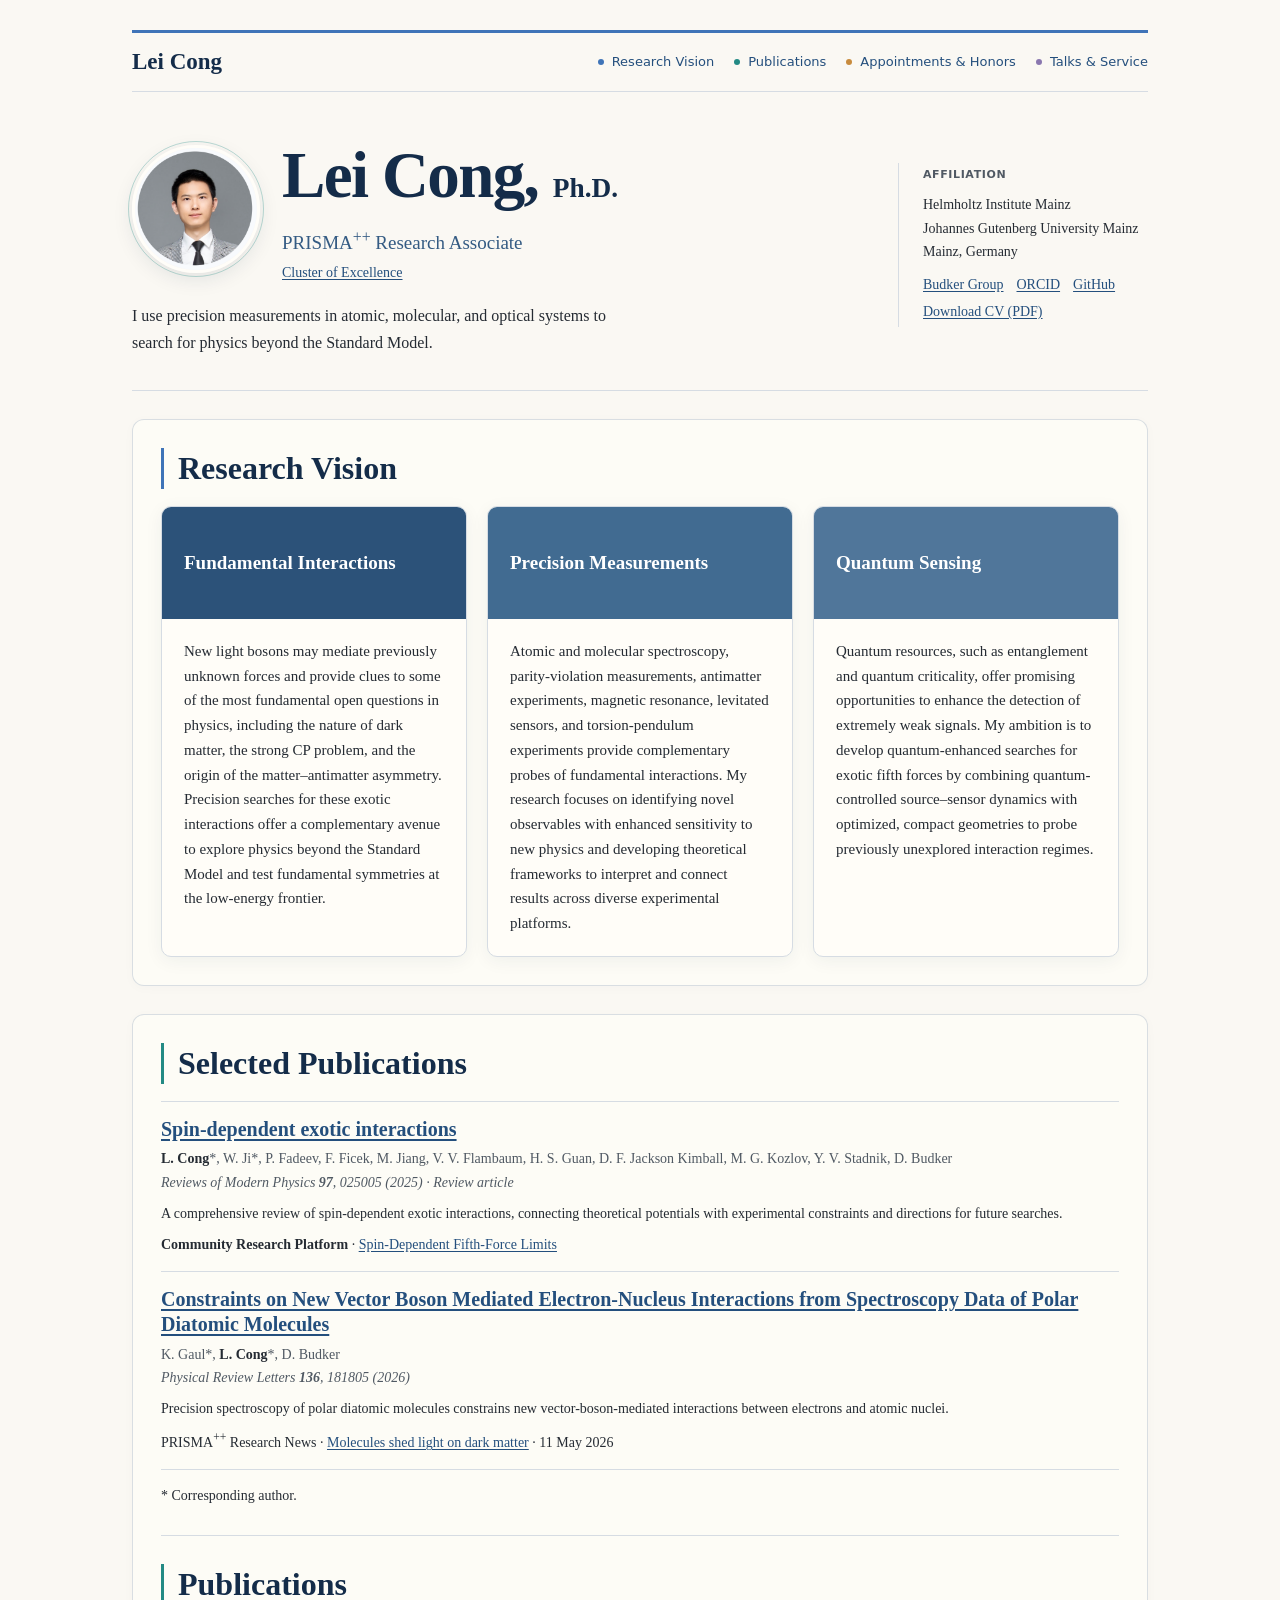
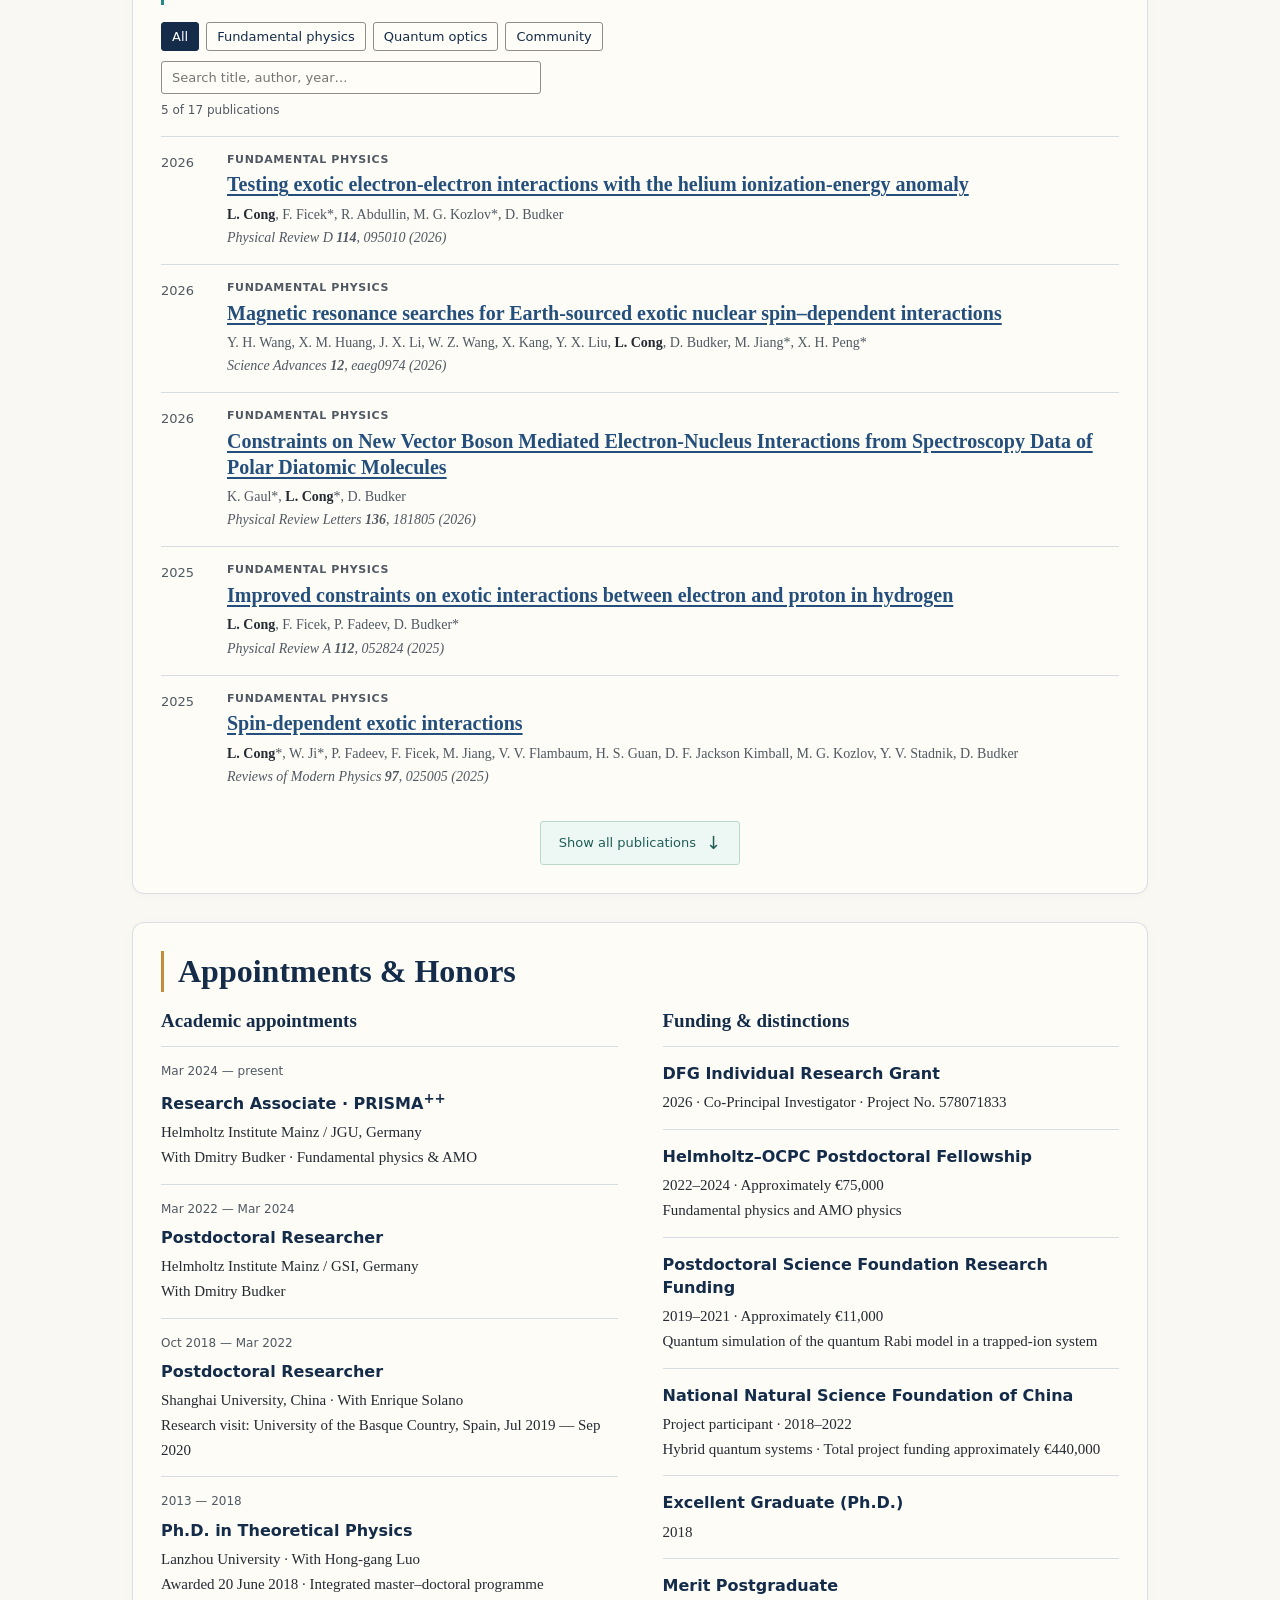
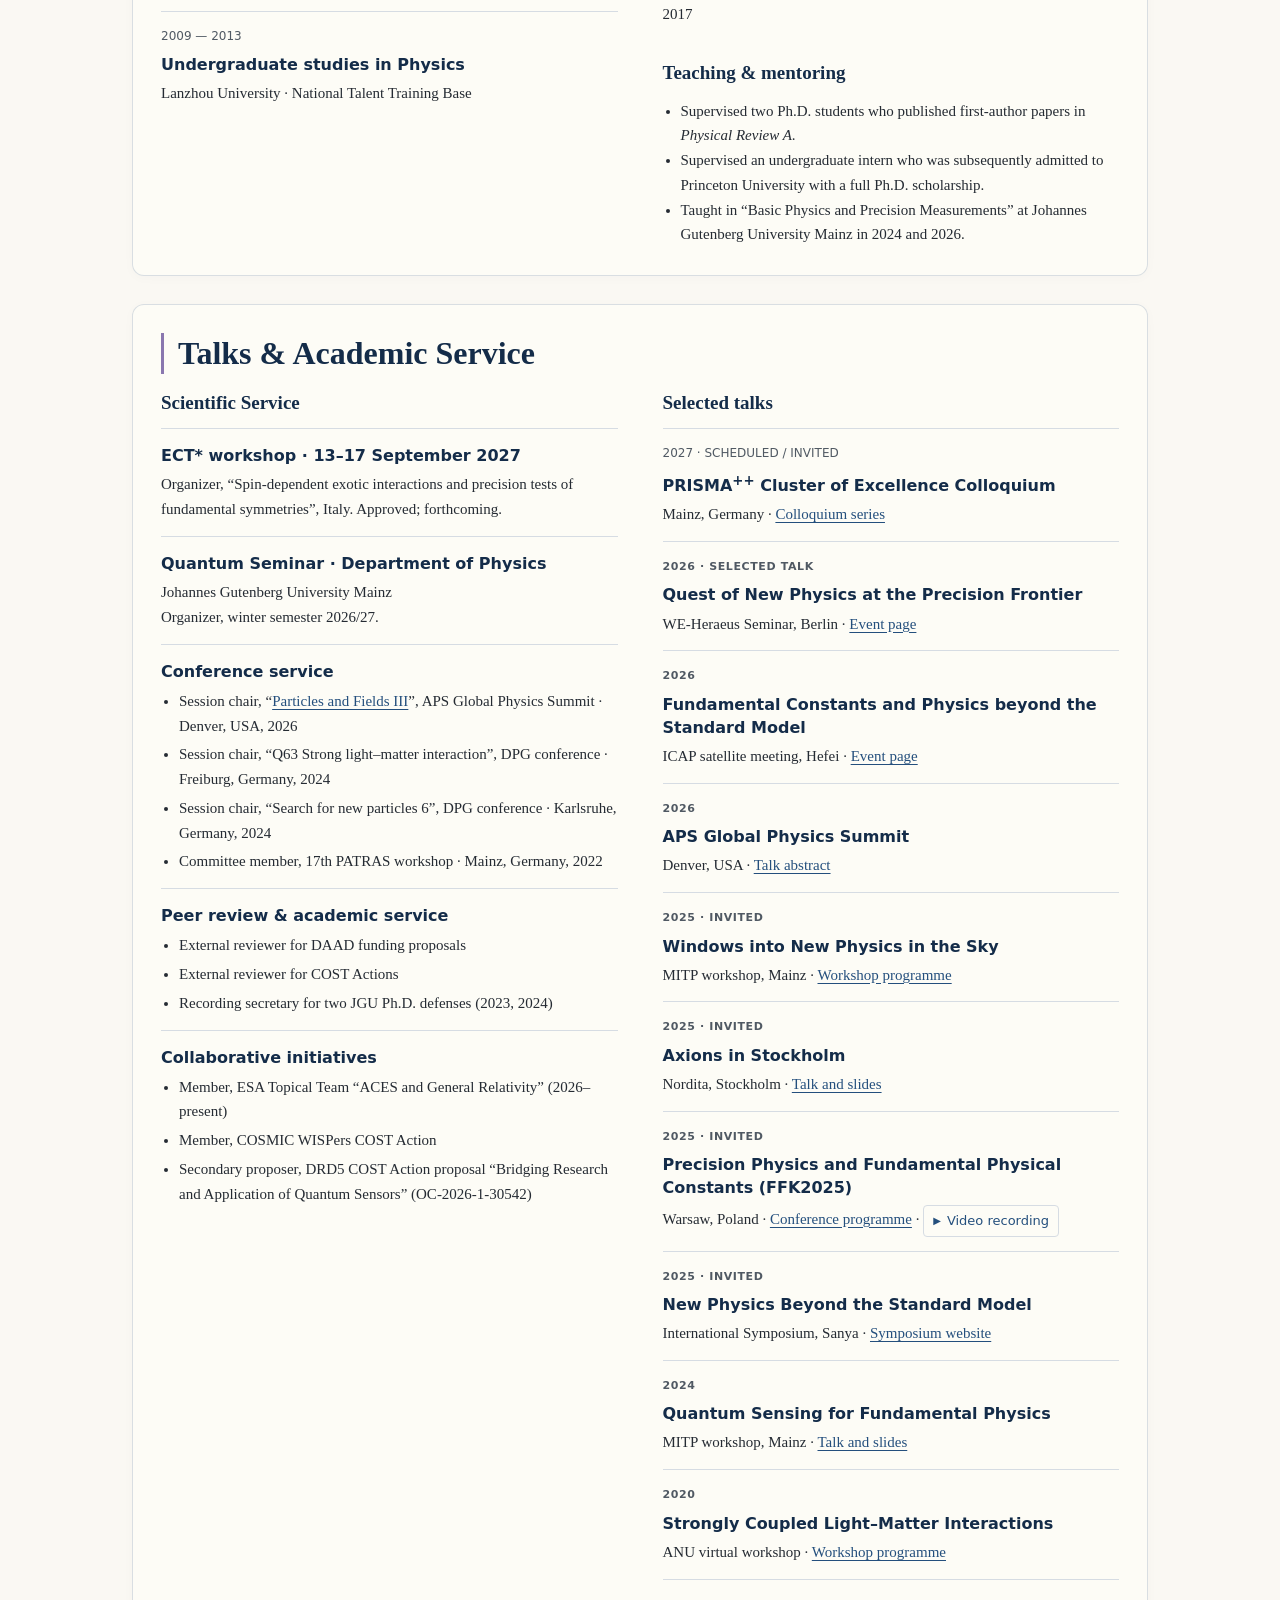
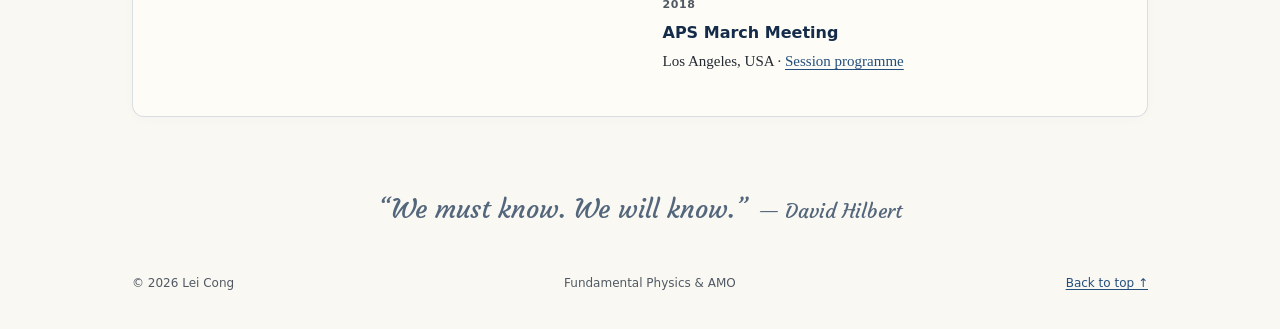
<file: index.html>
<!doctype html>
<html lang="en">
<head>
  <meta charset="utf-8">
  <meta name="viewport" content="width=device-width,initial-scale=1">
  <title>Lei Cong | Spin-dependent Forces &amp; Quantum Sensing</title>
  <meta name="description" content="Lei Cong, PRISMA++ Research Associate at JGU Mainz, studies spin-dependent exotic interactions, fifth forces, precision spectroscopy, and quantum sensing.">
  <meta name="author" content="Lei Cong">
  <link rel="canonical" href="https://lei-cong.github.io/">
  <meta property="og:title" content="Lei Cong | Spin-dependent Forces &amp; Quantum Sensing">
  <meta property="og:description" content="Lei Cong, PRISMA++ Research Associate at JGU Mainz, studies spin-dependent exotic interactions, fifth forces, precision spectroscopy, and quantum sensing.">
  <meta property="og:type" content="profile">
  <meta property="og:url" content="https://lei-cong.github.io/">
  <meta property="og:site_name" content="Lei Cong">
  <meta property="profile:first_name" content="Lei">
  <meta property="profile:last_name" content="Cong">
  <meta name="twitter:card" content="summary">
  <meta name="twitter:title" content="Lei Cong | Spin-dependent Forces &amp; Quantum Sensing">
  <meta name="twitter:description" content="Lei Cong, PRISMA++ Research Associate at JGU Mainz, studies spin-dependent exotic interactions, fifth forces, precision spectroscopy, and quantum sensing.">
  <meta name="theme-color" content="#142c49">
  <link rel="icon" href="assets/favicon.svg" type="image/svg+xml">
  <link rel="stylesheet" href="assets/style.css?v=2bc3bf03b31b">
  <script src="assets/main.js?v=90ca531d0864" defer></script>
  <script type="application/ld+json">
{
  "@context": "https://schema.org",
  "@graph": [
    {
      "@type": "ProfilePage",
      "@id": "https://lei-cong.github.io/",
      "url": "https://lei-cong.github.io/",
      "name": "Lei Cong | Spin-dependent Forces & Quantum Sensing",
      "description": "Lei Cong, PRISMA++ Research Associate at JGU Mainz, studies spin-dependent exotic interactions, fifth forces, precision spectroscopy, and quantum sensing.",
      "inLanguage": "en",
      "mainEntity": {
        "@id": "https://lei-cong.github.io/#lei-cong"
      },
      "citation": [
        {
          "@id": "https://lei-cong.github.io/#rmp-review"
        },
        {
          "@id": "https://lei-cong.github.io/#molecular-spectroscopy"
        },
        {
          "@id": "https://lei-cong.github.io/#fifth-force-dataset"
        }
      ],
      "mentions": {
        "@id": "https://lei-cong.github.io/#fifth-force-platform"
      },
      "significantLink": [
        "https://orcid.org/0000-0003-0002-1840",
        "https://github.com/Lei-Cong",
        "https://lei-cong.github.io/assets/Lei-Cong-CV-2026.pdf",
        "https://prisma.uni-mainz.de/en/2026/05/11/molecules-shed-light-on-dark-matter/"
      ]
    },
    {
      "@type": "Person",
      "@id": "https://lei-cong.github.io/#lei-cong",
      "name": "Lei Cong",
      "givenName": "Lei",
      "familyName": "Cong",
      "honorificSuffix": "Ph.D.",
      "image": "https://lei-cong.github.io/assets/lei-cong-portrait.png",
      "url": "https://lei-cong.github.io/",
      "jobTitle": "PRISMA++ Research Associate",
      "worksFor": {
        "@type": "CollegeOrUniversity",
        "name": "Johannes Gutenberg University Mainz"
      },
      "affiliation": [
        {
          "@type": "Organization",
          "name": "Helmholtz Institute Mainz"
        },
        {
          "@type": "Organization",
          "name": "PRISMA++ Cluster of Excellence",
          "url": "https://prisma.uni-mainz.de/en/"
        }
      ],
      "sameAs": [
        "https://orcid.org/0000-0003-0002-1840",
        "https://github.com/Lei-Cong"
      ],
      "identifier": {
        "@type": "PropertyValue",
        "propertyID": "ORCID",
        "value": "0000-0003-0002-1840"
      },
      "knowsAbout": [
        "Spin-dependent exotic interactions",
        "Fifth forces",
        "Precision tests of fundamental symmetries",
        "Axions and axion-like particles",
        "Atomic, molecular, and optical physics",
        "Precision spectroscopy",
        "Quantum sensing",
        "Ultrastrong light–matter coupling",
        "Quantum criticality",
        "Physics beyond the Standard Model"
      ],
      "subjectOf": {
        "@type": "DigitalDocument",
        "name": "Lei Cong — Curriculum Vitae",
        "url": "https://lei-cong.github.io/assets/Lei-Cong-CV-2026.pdf",
        "encodingFormat": "application/pdf"
      }
    },
    {
      "@type": "ScholarlyArticle",
      "@id": "https://lei-cong.github.io/#rmp-review",
      "name": "Spin-dependent exotic interactions",
      "url": "https://doi.org/10.1103/RevModPhys.97.025005",
      "identifier": "https://doi.org/10.1103/RevModPhys.97.025005",
      "author": [
        {
          "@id": "https://lei-cong.github.io/#lei-cong"
        },
        {
          "@type": "Person",
          "name": "W. Ji"
        },
        {
          "@type": "Person",
          "name": "P. Fadeev"
        },
        {
          "@type": "Person",
          "name": "F. Ficek"
        },
        {
          "@type": "Person",
          "name": "M. Jiang"
        },
        {
          "@type": "Person",
          "name": "V. V. Flambaum"
        },
        {
          "@type": "Person",
          "name": "H. S. Guan"
        },
        {
          "@type": "Person",
          "name": "D. F. Jackson Kimball"
        },
        {
          "@type": "Person",
          "name": "M. G. Kozlov"
        },
        {
          "@type": "Person",
          "name": "Y. V. Stadnik"
        },
        {
          "@type": "Person",
          "name": "D. Budker"
        }
      ],
      "description": "A comprehensive review of spin-dependent exotic interactions, connecting theoretical potentials with experimental constraints and directions for future searches.",
      "isPartOf": {
        "@type": "PublicationVolume",
        "volumeNumber": "97",
        "isPartOf": {
          "@type": "Periodical",
          "name": "Reviews of Modern Physics"
        }
      },
      "pagination": "025005"
    },
    {
      "@type": "ScholarlyArticle",
      "@id": "https://lei-cong.github.io/#molecular-spectroscopy",
      "name": "Constraints on New Vector Boson Mediated Electron-Nucleus Interactions from Spectroscopy Data of Polar Diatomic Molecules",
      "url": "https://doi.org/10.1103/d19m-s856",
      "identifier": "https://doi.org/10.1103/d19m-s856",
      "author": [
        {
          "@type": "Person",
          "name": "K. Gaul"
        },
        {
          "@id": "https://lei-cong.github.io/#lei-cong"
        },
        {
          "@type": "Person",
          "name": "D. Budker"
        }
      ],
      "description": "Precision spectroscopy of polar diatomic molecules constrains new vector-boson-mediated interactions between electrons and atomic nuclei.",
      "isPartOf": {
        "@type": "PublicationVolume",
        "volumeNumber": "136",
        "isPartOf": {
          "@type": "Periodical",
          "name": "Physical Review Letters"
        }
      },
      "pagination": "181805"
    },
    {
      "@type": "Dataset",
      "@id": "https://lei-cong.github.io/#fifth-force-dataset",
      "name": "Spin-Dependent Fifth-Force Limits",
      "description": "An archived collection of experimental constraints on spin-dependent fifth forces, published as version 3 on Zenodo.",
      "creator": {
        "@id": "https://lei-cong.github.io/#lei-cong"
      },
      "version": "3",
      "url": "https://zenodo.org/records/14583677",
      "sameAs": "https://doi.org/10.5281/zenodo.14583677",
      "identifier": "https://doi.org/10.5281/zenodo.14583677",
      "citation": {
        "@id": "https://lei-cong.github.io/#rmp-review"
      },
      "keywords": [
        "Spin-dependent exotic interactions",
        "Fifth-force constraints"
      ],
      "publisher": {
        "@type": "Organization",
        "name": "Zenodo"
      }
    },
    {
      "@type": "WebSite",
      "@id": "https://lei-cong.github.io/#fifth-force-platform",
      "name": "Spin-Dependent Fifth-Force Limits",
      "url": "https://lei-cong.github.io/Spin-Dependent-5th-Force-Limits/",
      "sameAs": "https://github.com/Lei-Cong/Spin-Dependent-5th-Force-Limits"
    }
  ]
}
  </script>
</head><body><a class="skip" href="#main">Skip to content</a>
<header>
  <a class="wordmark" href="#main">Lei Cong</a>
  <nav aria-label="Main navigation">
    <a href="#research">Research Vision</a>
    <a href="#publications">Publications</a>
    <a href="#career">Appointments &amp; Honors</a>
    <a href="#community">Talks &amp; Service</a>
  </nav>
</header>
<main id="main">
<section id="lei-cong" class="hero" aria-labelledby="name">
  <div class="hero-main">
    <div class="hero-identity">
      <img class="portrait" src="assets/lei-cong-portrait.png" alt="Portrait of Lei Cong" width="452" height="396" decoding="async">
      <div class="identity-copy">
        <h1 id="name">Lei Cong, <span>Ph.D.</span></h1>
        <p class="position">PRISMA<sup>++</sup> Research Associate
          <span class="cluster-designation"><a href="https://prisma.uni-mainz.de/en/" aria-label="PRISMA++ Cluster of Excellence" title="Precision Physics, Fundamental Interactions and Structure of Matter">Cluster of Excellence</a></span>
        </p>
      </div>
    </div>
    <p class="intro">I use precision measurements in atomic, molecular, and optical systems to search for physics beyond the Standard Model.</p>
  </div>
  <aside aria-label="Affiliation and academic links">
    <p class="label">Affiliation</p>
    <p>Helmholtz Institute Mainz<br>Johannes Gutenberg University Mainz<br>Mainz, Germany</p>
    <ul class="profile-links">
      <li><a href="https://budker.uni-mainz.de/?page_id=70">Budker Group</a></li>
      <li><a href="https://orcid.org/0000-0003-0002-1840" rel="me">ORCID</a></li>
      <li><a href="https://github.com/Lei-Cong" rel="me">GitHub</a></li>
      <li><a href="assets/Lei-Cong-CV-2026.pdf" download="Lei-Cong-CV-2026.pdf">Download CV (PDF)</a></li>
    </ul>
  </aside>
</section>
<section id="research" class="section-panel" aria-labelledby="research-heading">
  <div class="section-heading"><h2 id="research-heading">Research Vision</h2></div>
  <div class="research-grid">
    <article>
      <h3>Fundamental Interactions</h3>
      <p>New light bosons may mediate previously unknown forces and provide clues to some of the most fundamental open questions in physics, including the nature of dark matter, the strong CP problem, and the origin of the matter–antimatter asymmetry. Precision searches for these exotic interactions offer a complementary avenue to explore physics beyond the Standard Model and test fundamental symmetries at the low-energy frontier.</p>
    </article>
    <article>
      <h3>Precision Measurements</h3>
      <p>Atomic and molecular spectroscopy, parity-violation measurements, antimatter experiments, magnetic resonance, levitated sensors, and torsion-pendulum experiments provide complementary probes of fundamental interactions. My research focuses on identifying novel observables with enhanced sensitivity to new physics and developing theoretical frameworks to interpret and connect results across diverse experimental platforms.</p>
    </article>
    <article>
      <h3>Quantum Sensing</h3>
      <p>Quantum resources, such as entanglement and quantum criticality, offer promising opportunities to enhance the detection of extremely weak signals. My ambition is to develop quantum-enhanced searches for exotic fifth forces by combining quantum-controlled source–sensor dynamics with optimized, compact geometries to probe previously unexplored interaction regimes.</p>
    </article>
  </div>
</section>
<div class="section-panel publications-panel">
<section class="featured" aria-labelledby="selected-heading">
  <h2 id="selected-heading">Selected Publications</h2>
  <ol class="selected-list">
  <li id="rmp-review">
    <h3><a href="https://doi.org/10.1103/RevModPhys.97.025005">Spin-dependent exotic interactions</a></h3>
    <p class="authors"><strong>L. Cong</strong>*, W. Ji*, P. Fadeev, F. Ficek, M. Jiang, V. V. Flambaum, H. S. Guan, D. F. Jackson Kimball, M. G. Kozlov, Y. V. Stadnik, D. Budker</p>
    <p class="venue">Reviews of Modern Physics <strong>97</strong>, 025005 (2025) · Review article</p>
    <p class="publication-summary">A comprehensive review of spin-dependent exotic interactions, connecting theoretical potentials with experimental constraints and directions for future searches.</p>
    <p id="fifth-force-platform" class="publication-news"><strong>Community Research Platform</strong> · <a href="https://github.com/Lei-Cong/Spin-Dependent-5th-Force-Limits">Spin-Dependent Fifth-Force Limits</a></p>
  </li>
  <li id="molecular-spectroscopy">
    <h3><a href="https://doi.org/10.1103/d19m-s856">Constraints on New Vector Boson Mediated Electron-Nucleus Interactions from Spectroscopy Data of Polar Diatomic Molecules</a></h3>
    <p class="authors">K. Gaul*, <strong>L. Cong</strong>*, D. Budker</p>
    <p class="venue">Physical Review Letters <strong>136</strong>, 181805 (2026)</p>
    <p class="publication-summary">Precision spectroscopy of polar diatomic molecules constrains new vector-boson-mediated interactions between electrons and atomic nuclei.</p>
    <p class="publication-news">PRISMA<sup>++</sup> Research News · <a href="https://prisma.uni-mainz.de/en/2026/05/11/molecules-shed-light-on-dark-matter/">Molecules shed light on dark matter</a> · 11 May 2026</p>
  </li>
  </ol>
  <p>* Corresponding author.</p>
</section>
<section id="publications"><div class="section-heading"><h2>Publications</h2></div><div class="filters" hidden><div role="group" aria-label="Filter by research topic"><button class="active" data-filter="All" aria-pressed="true">All</button><button data-filter="Fundamental physics" aria-pressed="false">Fundamental physics</button><button data-filter="Quantum optics" aria-pressed="false">Quantum optics</button><button data-filter="Community" aria-pressed="false">Community</button></div><label><span class="sr-only">Search publications</span><input id="search" type="search" placeholder="Search title, author, year…"></label><p id="result-count" role="status" aria-live="polite"></p></div><div class="publication-list" id="publication-list">
<article class="publication" data-topic="Fundamental physics" data-search="testing exotic electron-electron interactions with the helium ionization-energy anomaly l. cong, f. ficek*, r. abdullin, m. g. kozlov*, d. budker physical review d 114, 095010 2026"><span class="pub-year">2026</span><div><p class="eyebrow">Fundamental physics</p><h3><a href="https://doi.org/10.1103/djwc-193y">Testing exotic electron-electron interactions with the helium ionization-energy anomaly</a></h3><p class="authors"><strong>L. Cong</strong>, F. Ficek*, R. Abdullin, M. G. Kozlov*, D. Budker</p><p class="venue">Physical Review D <strong>114</strong>, 095010 (2026)</p></div></article>
<article class="publication" data-topic="Fundamental physics" data-search="magnetic resonance searches for earth-sourced exotic nuclear spin–dependent interactions y. h. wang, x. m. huang, j. x. li, w. z. wang, x. kang, y. x. liu, l. cong, d. budker, m. jiang*, x. h. peng* science advances 12, eaeg0974 2026"><span class="pub-year">2026</span><div><p class="eyebrow">Fundamental physics</p><h3><a href="https://doi.org/10.1126/sciadv.aeg0974">Magnetic resonance searches for Earth-sourced exotic nuclear spin–dependent interactions</a></h3><p class="authors">Y. H. Wang, X. M. Huang, J. X. Li, W. Z. Wang, X. Kang, Y. X. Liu, <strong>L. Cong</strong>, D. Budker, M. Jiang*, X. H. Peng*</p><p class="venue">Science Advances <strong>12</strong>, eaeg0974 (2026)</p></div></article>
<article class="publication" data-topic="Fundamental physics" data-search="constraints on new vector boson mediated electron-nucleus interactions from spectroscopy data of polar diatomic molecules k. gaul*, l. cong*, d. budker physical review letters 136, 181805 2026"><span class="pub-year">2026</span><div><p class="eyebrow">Fundamental physics</p><h3><a href="https://doi.org/10.1103/d19m-s856">Constraints on New Vector Boson Mediated Electron-Nucleus Interactions from Spectroscopy Data of Polar Diatomic Molecules</a></h3><p class="authors">K. Gaul*, <strong>L. Cong</strong>*, D. Budker</p><p class="venue">Physical Review Letters <strong>136</strong>, 181805 (2026)</p></div></article>
<article class="publication" data-topic="Fundamental physics" data-search="improved constraints on exotic interactions between electron and proton in hydrogen l. cong, f. ficek, p. fadeev, d. budker* physical review a 112, 052824 2025"><span class="pub-year">2025</span><div><p class="eyebrow">Fundamental physics</p><h3><a href="https://doi.org/10.1103/8nyk-sysy">Improved constraints on exotic interactions between electron and proton in hydrogen</a></h3><p class="authors"><strong>L. Cong</strong>, F. Ficek, P. Fadeev, D. Budker*</p><p class="venue">Physical Review A <strong>112</strong>, 052824 (2025)</p></div></article>
<article class="publication" data-topic="Fundamental physics" data-search="spin-dependent exotic interactions l. cong*, w. ji*, p. fadeev, f. ficek, m. jiang, v. v. flambaum, h. s. guan, d. f. jackson kimball, m. g. kozlov, y. v. stadnik, d. budker reviews of modern physics 97, 025005 2025"><span class="pub-year">2025</span><div><p class="eyebrow">Fundamental physics</p><h3><a href="https://doi.org/10.1103/RevModPhys.97.025005">Spin-dependent exotic interactions</a></h3><p class="authors"><strong>L. Cong</strong>*, W. Ji*, P. Fadeev, F. Ficek, M. Jiang, V. V. Flambaum, H. S. Guan, D. F. Jackson Kimball, M. G. Kozlov, Y. V. Stadnik, D. Budker</p><p class="venue">Reviews of Modern Physics <strong>97</strong>, 025005 (2025)</p></div></article>
<article class="publication" data-topic="Fundamental physics" data-search="constraints on axion-mediated dipole-dipole interactions z. t. xu, x. heng, g. q. tian, d. gong, l. cong, w. ji*, d. budker, k. wei* physical review letters 134, 181801 2025"><span class="pub-year">2025</span><div><p class="eyebrow">Fundamental physics</p><h3><a href="https://doi.org/10.1103/PhysRevLett.134.181801">Constraints on Axion-Mediated Dipole-Dipole Interactions</a></h3><p class="authors">Z. T. Xu, X. Heng, G. Q. Tian, D. Gong, <strong>L. Cong</strong>, W. Ji*, D. Budker, K. Wei*</p><p class="venue">Physical Review Letters <strong>134</strong>, 181801 (2025)</p></div></article>
<article class="publication" data-topic="Quantum optics" data-search="spectral continuum in the rabi–stark model d. braak*, l. cong*, h.-p. eckle, h. johannesson, e.-k. twyeffort journal of the optical society of america b 41, c97–c111 2024"><span class="pub-year">2024</span><div><p class="eyebrow">Quantum optics</p><h3><a href="https://doi.org/10.1364/JOSAB.524014">Spectral continuum in the Rabi–Stark model</a></h3><p class="authors">D. Braak*, <strong>L. Cong</strong>*, H.-P. Eckle, H. Johannesson, E.-K. Twyeffort</p><p class="venue">Journal of the Optical Society of America B <strong>41</strong>, C97–C111 (2024)</p></div></article>
<article class="publication" data-topic="Quantum optics" data-search="entanglement resonance in the asymmetric quantum rabi model y. shi, l. cong*, h.-p. eckle* physical review a 105, 062450 2022"><span class="pub-year">2022</span><div><p class="eyebrow">Quantum optics</p><h3><a href="https://doi.org/10.1103/PhysRevA.105.062450">Entanglement resonance in the asymmetric quantum Rabi model</a></h3><p class="authors">Y. Shi, <strong>L. Cong</strong>*, H.-P. Eckle*</p><p class="venue">Physical Review A <strong>105</strong>, 062450 (2022)</p></div></article>
<article class="publication" data-topic="Quantum optics" data-search="application of polaron picture in the two-qubit quantum rabi model x.-m. sun, l. cong, h.-p. eckle, z.-j. ying*, h.-g. luo* physical review a 101, 063832 2020"><span class="pub-year">2020</span><div><p class="eyebrow">Quantum optics</p><h3><a href="https://doi.org/10.1103/PhysRevA.101.063832">Application of polaron picture in the two-qubit quantum Rabi model</a></h3><p class="authors">X.-M. Sun, <strong>L. Cong</strong>, H.-P. Eckle, Z.-J. Ying*, H.-G. Luo*</p><p class="venue">Physical Review A <strong>101</strong>, 063832 (2020)</p></div></article>
<article class="publication" data-topic="Quantum optics" data-search="selective interactions in the quantum rabi model l. cong, s. felicetti, j. casanova, l. lamata, e. solano*, i. arrazola* physical review a 101, 032350 2020"><span class="pub-year">2020</span><div><p class="eyebrow">Quantum optics</p><h3><a href="https://doi.org/10.1103/PhysRevA.101.032350">Selective Interactions in the Quantum Rabi Model</a></h3><p class="authors"><strong>L. Cong</strong>, S. Felicetti, J. Casanova, L. Lamata, E. Solano*, I. Arrazola*</p><p class="venue">Physical Review A <strong>101</strong>, 032350 (2020)</p></div></article>
<article class="publication" data-topic="Quantum optics" data-search="polarons picture in the two-photon quantum rabi model l. cong, x.-m. sun, m. liu, z.-j. ying*, h.-g. luo* physical review a 99, 013815 2019"><span class="pub-year">2019</span><div><p class="eyebrow">Quantum optics</p><h3><a href="https://doi.org/10.1103/PhysRevA.99.013815">Polarons picture in the two-photon quantum Rabi model</a></h3><p class="authors"><strong>L. Cong</strong>, X.-M. Sun, M. Liu, Z.-J. Ying*, H.-G. Luo*</p><p class="venue">Physical Review A <strong>99</strong>, 013815 (2019)</p></div></article>
<article class="publication" data-topic="Quantum optics" data-search="frequency-renormalized multipolaron expansion for the quantum rabi model l. cong, x.-m. sun, m. liu, z.-j. ying*, h.-g. luo* physical review a 95, 063803 2017"><span class="pub-year">2017</span><div><p class="eyebrow">Quantum optics</p><h3><a href="https://doi.org/10.1103/PhysRevA.95.063803">Frequency-renormalized multipolaron expansion for the quantum Rabi model</a></h3><p class="authors"><strong>L. Cong</strong>, X.-M. Sun, M. Liu, Z.-J. Ying*, H.-G. Luo*</p><p class="venue">Physical Review A <strong>95</strong>, 063803 (2017)</p></div></article>
<article class="publication" data-topic="Fundamental physics" data-search="a levitated-magnet vector force sensor for spin-dependent exotic interactions d. w. p. amaral*, l. cong*, t. m. fuchs, h. ulbricht, d. budker arxiv:2606.30781 · submitted to physical review letters 2026"><span class="pub-year">2026</span><div><p class="eyebrow">Fundamental physics · Under review</p><h3><a href="https://arxiv.org/abs/2606.30781">A Levitated-Magnet Vector Force Sensor for Spin-Dependent Exotic Interactions</a></h3><p class="authors">D. W. P. Amaral*, <strong>L. Cong</strong>*, T. M. Fuchs, H. Ulbricht, D. Budker</p><p class="venue">arXiv:2606.30781 · Submitted to Physical Review Letters (2026)</p></div></article>
<article class="publication" data-topic="Community" data-search="the cosmic wispers white paper: the physics case for weakly interacting slim particles a. arza et al., including l. cong arxiv:2603.03433 · submitted to european physical journal d 2026"><span class="pub-year">2026</span><div><p class="eyebrow">Community · Preprint</p><h3><a href="https://arxiv.org/abs/2603.03433">The COSMIC WISPers White Paper: The physics case for Weakly Interacting Slim Particles</a></h3><p class="authors">A. Arza et al., including <strong>L. Cong</strong></p><p class="venue">arXiv:2603.03433 · Submitted to European Physical Journal D (2026)</p></div></article>
<article class="publication" data-topic="Fundamental physics" data-search="searching for exotic interactions between antimatter l. cong, f. ficek*, p. fadeev, y. v. stadnik, d. budker arxiv:2503.07161 · submitted to science advances 2025"><span class="pub-year">2025</span><div><p class="eyebrow">Fundamental physics · Under review</p><h3><a href="https://arxiv.org/abs/2503.07161">Searching for Exotic Interactions between Antimatter</a></h3><p class="authors"><strong>L. Cong</strong>, F. Ficek*, P. Fadeev, Y. V. Stadnik, D. Budker</p><p class="venue">arXiv:2503.07161 · Submitted to Science Advances (2025)</p></div></article>
<article class="publication" data-topic="Fundamental physics" data-search="constraints on exotic interactions from scalar spin-spin coupling in tritium deuteride l. cong, d. f. jackson kimball, m. g. kozlov, d. budker* arxiv:2408.15442 2024"><span class="pub-year">2024</span><div><p class="eyebrow">Fundamental physics · Preprint</p><h3><a href="https://arxiv.org/abs/2408.15442">Constraints on exotic interactions from scalar spin-spin coupling in tritium deuteride</a></h3><p class="authors"><strong>L. Cong</strong>, D. F. Jackson Kimball, M. G. Kozlov, D. Budker*</p><p class="venue">arXiv:2408.15442 (2024)</p></div></article>
<article id="fifth-force-dataset" class="publication" data-topic="Fundamental physics|Community" data-search="spin-dependent fifth-force limits dataset lei cong l. cong zenodo 2025 10.5281/zenodo.14583677">
  <span class="pub-year">2025</span>
  <div>
    <p class="eyebrow">Fundamental physics · Community · Dataset</p>
    <h3><a href="https://doi.org/10.5281/zenodo.14583677">Spin-Dependent Fifth-Force Limits</a></h3>
    <p class="authors"><strong>L. Cong</strong></p>
    <p class="venue">Zenodo, version 3 (2025) · DOI: 10.5281/zenodo.14583677</p>
    <p class="publication-summary">An archived collection of experimental constraints on spin-dependent fifth forces, published as version 3 on Zenodo.</p>
  </div>
</article>
</div>
<div class="publication-disclosure" hidden>
  <button id="publication-toggle" type="button" aria-expanded="false" aria-controls="publication-list">
    <span class="publication-toggle-label">Show all publications</span>
    <span class="publication-toggle-icon" aria-hidden="true">↓</span>
  </button>
</div>
<p id="no-results" hidden>No matching publications. Try a different search or topic.</p></section>
</div>
<section id="career" class="section-panel"><div class="section-heading"><h2>Appointments &amp; Honors</h2></div><div class="two-columns"><div><h3>Academic appointments</h3><ol class="timeline"><li><span>Mar 2024 — present</span><h4>Research Associate · PRISMA<sup>++</sup></h4><p>Helmholtz Institute Mainz / JGU, Germany<br>With Dmitry Budker · Fundamental physics & AMO</p></li><li><span>Mar 2022 — Mar 2024</span><h4>Postdoctoral Researcher</h4><p>Helmholtz Institute Mainz / GSI, Germany<br>With Dmitry Budker</p></li><li><span>Oct 2018 — Mar 2022</span><h4>Postdoctoral Researcher</h4><p>Shanghai University, China · With Enrique Solano<br>Research visit: University of the Basque Country, Spain, Jul 2019 — Sep 2020</p></li><li><span>2013 — 2018</span><h4>Ph.D. in Theoretical Physics</h4><p>Lanzhou University · With Hong-gang Luo<br>Awarded 20 June 2018 · Integrated master–doctoral programme</p></li><li><span>2009 — 2013</span><h4>Undergraduate studies in Physics</h4><p>Lanzhou University · National Talent Training Base</p></li></ol></div><div><h3>Funding & distinctions</h3><ul class="detail-list"><li><h4>DFG Individual Research Grant</h4><p>2026 · Co-Principal Investigator · Project No. 578071833</p></li><li><h4>Helmholtz–OCPC Postdoctoral Fellowship</h4><p>2022–2024 · Approximately €75,000<br>Fundamental physics and AMO physics</p></li><li><h4>Postdoctoral Science Foundation Research Funding</h4><p>2019–2021 · Approximately €11,000<br>Quantum simulation of the quantum Rabi model in a trapped-ion system</p></li><li><h4>National Natural Science Foundation of China</h4><p>Project participant · 2018–2022<br>Hybrid quantum systems · Total project funding approximately €440,000</p></li><li><h4>Excellent Graduate (Ph.D.)</h4><p>2018</p></li>
<li><h4>Merit Postgraduate</h4><p>2017</p></li></ul><h3 class="subheading">Teaching & mentoring</h3>
<ul class="item-lines">
  <li>Supervised two Ph.D. students who published first-author papers in <em>Physical Review A</em>.</li>
  <li>Supervised an undergraduate intern who was subsequently admitted to Princeton University with a full Ph.D. scholarship.</li>
  <li>Taught in “Basic Physics and Precision Measurements” at Johannes Gutenberg University Mainz in 2024 and 2026.</li>
</ul></div></div></section>
<section id="community" class="section-panel"><div class="section-heading"><h2>Talks &amp; Academic Service</h2></div><div class="two-columns"><div><h3>Scientific Service</h3><ul class="detail-list"><li><h4>ECT* workshop · 13–17 September 2027</h4><p>Organizer, “Spin-dependent exotic interactions and precision tests of fundamental symmetries”, Italy. Approved; forthcoming.</p></li><li><h4>Quantum Seminar · Department of Physics</h4><p>Johannes Gutenberg University Mainz<br>Organizer, winter semester 2026/27.</p></li><li><h4>Conference service</h4>
<ul class="item-lines">
  <li>Session chair, “<a href="https://meetings-archive.aps.org/smt/2026/vir-l02/">Particles and Fields III</a>”, APS Global Physics Summit · Denver, USA, 2026</li>
  <li>Session chair, “Q63 Strong light–matter interaction”, DPG conference · Freiburg, Germany, 2024</li>
  <li>Session chair, “Search for new particles 6”, DPG conference · Karlsruhe, Germany, 2024</li>
  <li>Committee member, 17th PATRAS workshop · Mainz, Germany, 2022</li>
</ul></li><li><h4>Peer review & academic service</h4><ul class="item-lines"><li>External reviewer for DAAD funding proposals</li><li>External reviewer for COST Actions</li><li>Recording secretary for two JGU Ph.D. defenses (2023, 2024)</li></ul></li><li><h4>Collaborative initiatives</h4>
<ul class="item-lines">
  <li>Member, ESA Topical Team “ACES and General Relativity” (2026–present)</li>
  <li>Member, COSMIC WISPers COST Action</li>
  <li>Secondary proposer, DRD5 COST Action proposal “Bridging Research and Application of Quantum Sensors” (OC-2026-1-30542)</li>
</ul></li></ul></div><div><h3>Selected talks</h3>
<ul class="detail-list">
  <li>
    <span class="tag">2027 · SCHEDULED / INVITED</span>
    <h4>PRISMA<sup>++</sup> Cluster of Excellence Colloquium</h4>
    <p>Mainz, Germany · <a href="https://indico.zdv.uni-mainz.de/category/23/">Colloquium series</a></p>
  </li>
  <li>
    <span class="eyebrow">2026 · SELECTED TALK</span>
    <h4>Quest of New Physics at the Precision Frontier</h4>
    <p>WE-Heraeus Seminar, Berlin · <a href="https://www.we-heraeus-stiftung.de/veranstaltungen/quest-of-new-physics-at-the-precision-frontier/">Event page</a></p>
  </li>
  <li>
    <span class="eyebrow">2026</span>
    <h4>Fundamental Constants and Physics beyond the Standard Model</h4>
    <p>ICAP satellite meeting, Hefei · <a href="https://www.icap29.com/summer-school.html">Event page</a></p>
  </li>
  <li>
    <span class="eyebrow">2026</span>
    <h4>APS Global Physics Summit</h4>
    <p>Denver, USA · <a href="https://meetings-archive.aps.org/smt/2026/vir-b01/5/">Talk abstract</a></p>
  </li>
  <li>
    <span class="eyebrow">2025 · INVITED</span>
    <h4>Windows into New Physics in the Sky</h4>
    <p>MITP workshop, Mainz · <a href="https://indico.mitp.uni-mainz.de/event/407/timetable/?view=indico_weeks_view">Workshop programme</a></p>
  </li>
  <li>
    <span class="eyebrow">2025 · INVITED</span>
    <h4>Axions in Stockholm</h4>
    <p>Nordita, Stockholm · <a href="https://indico.fysik.su.se/event/8808/contributions/14345/">Talk and slides</a></p>
  </li>
  <li>
    <span class="eyebrow">2025 · INVITED</span>
    <h4>Precision Physics and Fundamental Physical Constants (FFK2025)</h4>
    <p>Warsaw, Poland · <a href="https://www.ffk2025.candela.org.pl/program-2/">Conference programme</a> · <a class="video-link" href="https://www.youtube.com/watch?v=KOTbOwiqE_A"><span class="play-icon" aria-hidden="true">▶</span> Video recording</a></p>
  </li>
  <li>
    <span class="eyebrow">2025 · INVITED</span>
    <h4>New Physics Beyond the Standard Model</h4>
    <p>International Symposium, Sanya · <a href="https://isnp2025.casconf.cn/page/1830408968258850816">Symposium website</a></p>
  </li>
  <li>
    <span class="eyebrow">2024</span>
    <h4>Quantum Sensing for Fundamental Physics</h4>
    <p>MITP workshop, Mainz · <a href="https://indico.mitp.uni-mainz.de/event/424/contributions/5249/">Talk and slides</a></p>
  </li>
  <li>
    <span class="eyebrow">2020</span>
    <h4>Strongly Coupled Light–Matter Interactions</h4>
    <p>ANU virtual workshop · <a href="https://physics.anu.edu.au/news_events/?EventID=1158">Workshop programme</a></p>
  </li>
  <li>
    <span class="eyebrow">2018</span>
    <h4>APS March Meeting</h4>
    <p>Los Angeles, USA · <a href="https://meetings-archive.aps.org/mar/2018/x26/">Session programme</a></p>
  </li>
</ul>
</div></div>

</section>
</main>
<footer>
<figure class="footer-quote">
  <blockquote cite="https://mathshistory.st-andrews.ac.uk/Biographies/Hilbert/quotations/"><p>“We must know. We will know.”</p></blockquote>
  <figcaption>— <a href="https://mathshistory.st-andrews.ac.uk/Biographies/Hilbert/quotations/">David Hilbert</a></figcaption>
</figure>
<span>© 2026 Lei Cong</span><span>Fundamental Physics & AMO</span><a href="#">Back to top ↑</a>
<div class="visit-counter"><span id="busuanzi_container_page_pv" style="display:none">Page views · <span id="busuanzi_value_page_pv"></span></span></div>
</footer></body></html>
</file>
<file: assets/style.css>
@font-face {
  font-family: 'Courgette';
  src: url('fonts/Courgette-Regular.ttf') format('truetype');
  font-style: normal;
  font-weight: 400;
  font-display: swap;
}
:root {
  --paper: #faf8f3;
  --surface: #fffdf8;
  --ink: #252b33;
  --muted: #505963;
  --navy: #142c49;
  --link: #244f7d;
  --accent: #345b83;
  --blue: #3f74b8;
  --teal: #238a84;
  --gold: #c88b3d;
  --violet: #8a77af;
  --rule: #d6dce3;
  --display: Baskerville, 'Baskerville Old Face', 'Palatino Linotype', Georgia, serif;
  --serif: Charter, 'Bitstream Charter', Cambria, Georgia, serif;
  --sans: system-ui, -apple-system, sans-serif;
}
* { box-sizing: border-box; }
html { scroll-padding-top: 20px; }
body { margin: 0; background: var(--paper); color: var(--ink); font: 16px/1.65 var(--serif); }
a { color: var(--link); text-underline-offset: .17em; }
a:hover { color: var(--accent); text-decoration-thickness: 2px; }
a:focus-visible, button:focus-visible, input:focus-visible { outline: 2px solid var(--link); outline-offset: 4px; }
header, main, footer { width: min(100% - 64px, 1016px); margin-inline: auto; }
header {
  display: flex; align-items: center; justify-content: space-between; gap: 20px;
  border-top: 3px solid var(--blue); border-bottom: 1px solid var(--rule);
  margin-top: 30px; padding: 16px 0;
}
.wordmark { font: 700 23px var(--display); color: var(--navy); text-decoration: none; }
nav { display: flex; flex-wrap: wrap; gap: 8px 20px; font: 13px/1.5 var(--sans); }
nav a { text-decoration: none; }
nav a::before {
  content: "";
  display: inline-block;
  flex: none;
  width: 6px;
  height: 6px;
  margin-right: 8px;
  border-radius: 50%;
  vertical-align: .12em;
  background: var(--nav-accent, var(--blue));
}
nav a[href="#research"] { --nav-accent: var(--blue); }
nav a[href="#publications"] { --nav-accent: var(--teal); }
nav a[href="#career"] { --nav-accent: var(--gold); }
nav a[href="#community"] { --nav-accent: var(--violet); }
nav a:hover { text-decoration: underline; }
section { padding: 34px 0; border-bottom: 1px solid var(--rule); }
.section-panel {
  margin: 28px 0;
  padding: 28px;
  border: 1px solid rgba(52, 91, 131, .18);
  border-radius: 12px;
  background: rgba(255, 253, 248, .65);
  box-shadow: 0 2px 12px rgba(20, 44, 73, .025);
}
#research { --section-accent: var(--blue); }
.publications-panel { --section-accent: var(--teal); }
#career { --section-accent: var(--gold); }
#community { --section-accent: var(--violet); }
.section-panel h2 {
  padding-left: 14px;
  border-left: 3px solid var(--section-accent, var(--blue));
}
.publications-panel > section { padding: 0; border: 0; }
.publications-panel > section + section {
  margin-top: 28px;
  padding-top: 28px;
  border-top: 1px solid var(--rule);
}
.hero { display: grid; grid-template-columns: minmax(0, 1fr) 250px; gap: 36px; padding: 42px 0 34px; }
.hero-main, .identity-copy { min-width: 0; }
.hero-identity { display: flex; align-items: center; gap: 22px; }
.portrait {
  display: block;
  flex: 0 0 auto;
  width: 128px;
  height: 128px;
  aspect-ratio: 1 / 1;
  object-fit: cover;
  object-position: center;
  border: 3px solid var(--surface);
  border-radius: 50%;
  outline: 1px solid rgba(35, 138, 132, .3);
  outline-offset: 3px;
  box-shadow: 0 6px 20px rgba(20, 44, 73, .1);
}
.hero-identity .position { margin-bottom: 0; }
.cluster-designation { display: block; margin-top: 4px; font-size: 14px; line-height: 1.45; }
.hero-main > .intro { margin-top: 20px; }
.hero aside { border-left: 1px solid var(--rule); padding: 4px 0 4px 24px; align-self: center; }
.hero aside p { margin: 0 0 10px; }
.hero aside, .profile-links { font-size: 14px; }
.label, .eyebrow { color: var(--muted); font: 600 11px/1.5 var(--sans); letter-spacing: .055em; text-transform: uppercase; }
.profile-links { display: flex; flex-wrap: wrap; gap: 4px 13px; list-style: none; padding: 0; margin: 0; }
h1, h2, h3, h4 { font-family: var(--display); line-height: 1.28; color: var(--navy); }
h1 { font-size: clamp(41px, 7vw, 65px); letter-spacing: -.025em; margin: 0 0 7px; font-weight: 600; }
h1 span { font-size: .42em; letter-spacing: normal; }
h2 { font-size: 32px; margin: 0 0 17px; font-weight: 600; }
h3 { font-size: 19px; margin: 0 0 7px; font-weight: 600; }
h4 { font-size: 16px; margin: 4px 0; }
#career h4, #community h4 {
  font: 600 16px/1.45 var(--sans);
  margin: 5px 0;
}
p { margin: 0 0 12px; }
.position { color: var(--accent); font-size: 19px; margin: 0 0 14px; }
.intro { max-width: 61ch; margin-bottom: 0; }
.section-heading { margin-bottom: 15px; }
.section-heading > p { color: var(--muted); font-size: 14px; }
.research-vision { max-width: 84ch; margin: 0 0 24px; font-size: 17px; line-height: 1.65; }
.research-grid { display: grid; grid-template-columns: repeat(3, minmax(0, 1fr)); gap: 20px; }
.research-grid > article {
  min-width: 0;
  padding: 0;
  overflow: hidden;
  background: var(--surface);
  border: 1px solid var(--rule);
  border-radius: 10px;
  box-shadow: 0 4px 18px rgba(20, 44, 73, .06);
}
.research-grid > article:nth-child(1) { --card-heading-bg: #2c5279; }
.research-grid > article:nth-child(2) { --card-heading-bg: #416b91; }
.research-grid > article:nth-child(3) { --card-heading-bg: #50769a; }
.research-grid h3 {
  display: flex;
  align-items: center;
  min-height: 112px;
  margin: 0;
  padding: 18px 22px;
  color: #fff;
  background: var(--card-heading-bg, var(--navy));
}
.research-grid p { font-size: 15px; margin: 0; padding: 20px 22px; }
@media screen and (hover: hover) and (pointer: fine) and (prefers-reduced-motion: no-preference) {
  .research-grid > article { transition: transform 180ms ease, box-shadow 180ms ease; }
  .research-grid > article:hover {
    transform: translateY(-4px);
    box-shadow: 0 10px 26px rgba(20, 44, 73, .12);
  }
}
@media (max-width: 900px) {
  .hero { grid-template-columns: minmax(0, 1fr); gap: 22px; }
  .hero aside { border-left: 0; border-top: 1px solid var(--rule); padding: 14px 0 0; }
  .research-grid { grid-template-columns: minmax(0, 1fr); }
  .research-grid h3 { min-height: 0; }
}
.selected-list { list-style: none; padding: 0; margin: 0 0 14px; }
.selected-list li, .publication { border-top: 1px solid var(--rule); padding: 15px 0; }
.selected-list li:last-child { border-bottom: 1px solid var(--rule); }
.selected-list h3, .publication h3 { font-size: 20px; margin-bottom: 5px; }
.featured > p { margin: 0; font-size: 14px; }
.authors, .venue { margin: 0; font-size: 14px; color: var(--muted); }
.authors strong { color: var(--ink); }
.venue { font-style: italic; }
.venue strong { font-weight: 700; }
.publication-news { margin: 8px 0 0; font-size: 14px; }
.publication-summary { margin: 8px 0 0; font-size: 14px; }
.filters { margin-bottom: 15px; font-family: var(--sans); }
.filters > div { display: flex; flex-wrap: wrap; gap: 7px; margin-bottom: 10px; }
button, input { font: 13px var(--sans); border: 1px solid #928d85; border-radius: 3px; color: var(--navy); background: var(--surface); }
button { padding: 6px 10px; cursor: pointer; }
button.active { color: white; background: var(--navy); border-color: var(--navy); }
input { width: min(100%, 380px); padding: 8px 10px; }
#result-count { font-size: 12px; color: var(--muted); margin: 7px 0 0; }
.publication { display: grid; grid-template-columns: 54px minmax(0, 1fr); gap: 12px; }
.publication[hidden] { display: none; }
.publication-disclosure { margin-top: 18px; text-align: center; }
.publication-disclosure button {
  display: inline-flex;
  align-items: center;
  justify-content: center;
  gap: 10px;
  min-height: 44px;
  padding: 10px 18px;
  color: #205d57;
  background: #edf8f4;
  border-color: #bdd7cf;
}
.publication-disclosure button:hover { background: #e2f1eb; border-color: var(--teal); }
.publication-toggle-icon { font-size: 18px; line-height: 1; }

.pub-year { color: var(--muted); font: 13px/1.5 var(--sans); padding-top: 1px; }
.publication .eyebrow { margin: 0 0 4px; }
.two-columns { display: grid; grid-template-columns: 1fr 1fr; gap: 45px; }
.two-columns > div > h3 { margin-bottom: 13px; }
.timeline, .detail-list { padding: 0; margin: 0; list-style: none; }
.timeline li, .detail-list li { padding: 10px 0; border-top: 1px solid var(--rule); }
.timeline span, .tag { font: 12px var(--sans); color: var(--muted); }
.timeline p, .detail-list p, .two-columns > div > p { margin: 0 0 4px; font-size: 15px; }
.subheading { margin-top: 20px; }
.video-link {
  display: inline-flex; align-items: center; gap: 6px;
  min-height: 32px; padding: 3px 9px;
  border: 1px solid var(--rule); border-radius: 4px;
  font: 13px/1.5 var(--sans); white-space: nowrap;
  text-decoration: none; vertical-align: middle;
}
.video-link .play-icon { font-size: 10px; line-height: 1; }
.video-link:hover { border-color: var(--link); background: rgba(63, 116, 184, .06); text-decoration: none; }
.item-lines { margin: 6px 0 0; padding-left: 1.2em; list-style: disc; font-size: 15px; }
.detail-list .item-lines li { padding: 0; margin: 4px 0; border: 0; }
footer { padding: 18px 0 25px; display: flex; flex-wrap: wrap; justify-content: space-between; gap: 8px; font: 12px var(--sans); color: var(--muted); }
.footer-quote {
  flex-basis: 100%; min-width: 0; margin: 0 0 20px; padding: 26px 0 18px;
  display: flex; flex-wrap: wrap; align-items: baseline; justify-content: center;
  gap: 3px .4em; text-align: center; color: #53667b;
  font: 400 clamp(16px, 3vw, 26px)/1.6 'Courgette', 'Apple Chancery', 'Palatino Linotype', Georgia, serif;
}
.footer-quote blockquote { min-width: 0; margin: 0; font: inherit; }
.footer-quote p { margin: 0; }
.footer-quote figcaption { margin: 0; font-size: .75em; white-space: nowrap; }
.footer-quote a { color: inherit; text-decoration: none; }
.footer-quote a:hover { text-decoration: underline; }
.skip { position: absolute; top: -100px; left: 12px; padding: 8px; background: var(--surface); }
.skip:focus { top: 8px; }
.sr-only { position: absolute; width: 1px; height: 1px; overflow: hidden; clip-path: inset(50%); }
@media (max-width: 760px) {
  .section-panel { padding: 24px; }
  header { align-items: flex-start; flex-direction: column; gap: 8px; }
  .research-grid { gap: 16px; }
  .two-columns { gap: 24px; }
}
@media (max-width: 560px) {
  header, main, footer { width: calc(100% - 36px); }
  header { margin-top: 14px; }
  nav { display: grid; grid-template-columns: repeat(2, minmax(0, 1fr)); gap: 0 12px; width: 100%; }
  nav a { display: flex; align-items: center; min-height: 44px; }
  section { padding: 25px 0; }
  .section-panel { margin: 22px 0; padding: 22px 16px; border-radius: 10px; }
  .publications-panel > section + section { margin-top: 24px; padding-top: 24px; }
  .hero, .research-grid, .two-columns { grid-template-columns: 1fr; }
  .hero { padding: 30px 0 24px; gap: 20px; }
  .hero-identity { gap: 14px; }
  .portrait { width: 84px; height: 84px; }
  .hero h1 { font-size: clamp(32px, 8vw, 42px); }
  .hero-identity .position { font-size: 16px; }
  .hero-main > .intro { margin-top: 18px; }
  .hero aside { border-left: 0; border-top: 1px solid var(--rule); padding: 12px 0 0; }
  h2 { font-size: 25px; }
  .research-grid h3 { padding: 16px 18px; }
  .research-grid p { padding: 18px; }
  .filters > div { display: grid; grid-template-columns: repeat(2, minmax(0, 1fr)); }
  .filters button, .filters input { min-height: 44px; }
  .filters input { width: 100%; font-size: 16px; }
  .publication { grid-template-columns: minmax(0, 1fr); gap: 4px; }
}
@media print {
  header nav, .filters, .publication-disclosure, .skip, footer { display: none; }
  .publication[hidden] { display: grid; }
  header, main { width: 100%; }
  section { padding: 14px 0; }
  .portrait { box-shadow: none; outline: none; }
  .section-panel h2 { border-left-color: var(--rule); }
  .section-panel {
    margin: 0;
    padding: 14px 0;
    border: 0;
    border-bottom: 1px solid var(--rule);
    border-radius: 0;
    background: transparent;
    box-shadow: none;
  }
  .publications-panel > section + section { margin-top: 14px; padding-top: 14px; }
  .research-grid h3 { min-height: 0; padding: 0 0 8px; color: var(--navy); background: transparent; }
  .research-grid p { padding: 0; }
  .research-grid > article {
    padding: 14px;
    background: transparent;
    box-shadow: none;
    transform: none;
    transition: none;
    break-inside: avoid;
  }
  .publication, .selected-list li { break-inside: avoid; }
}

.visit-counter { flex-basis: 100%; margin-top: 6px; text-align: center; color: #687483; font: 11px/1.6 var(--sans); }
</file>
